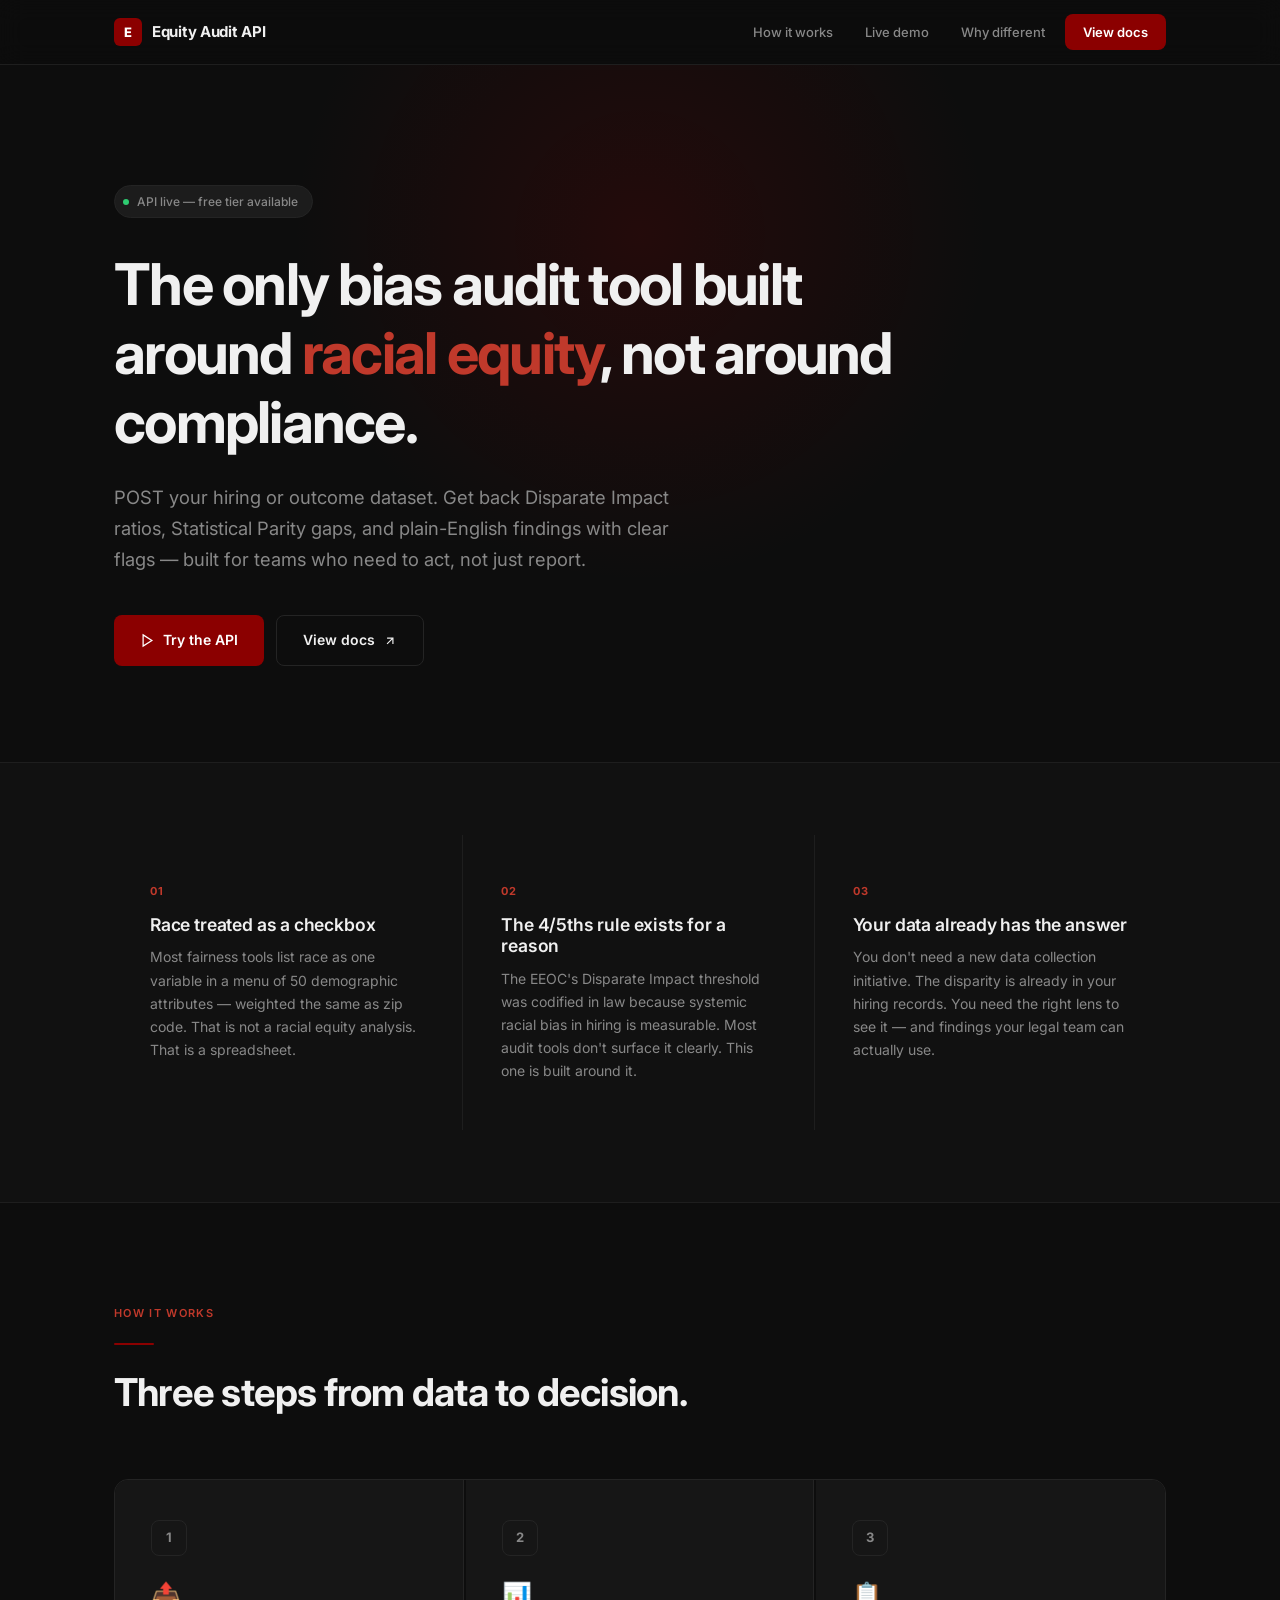
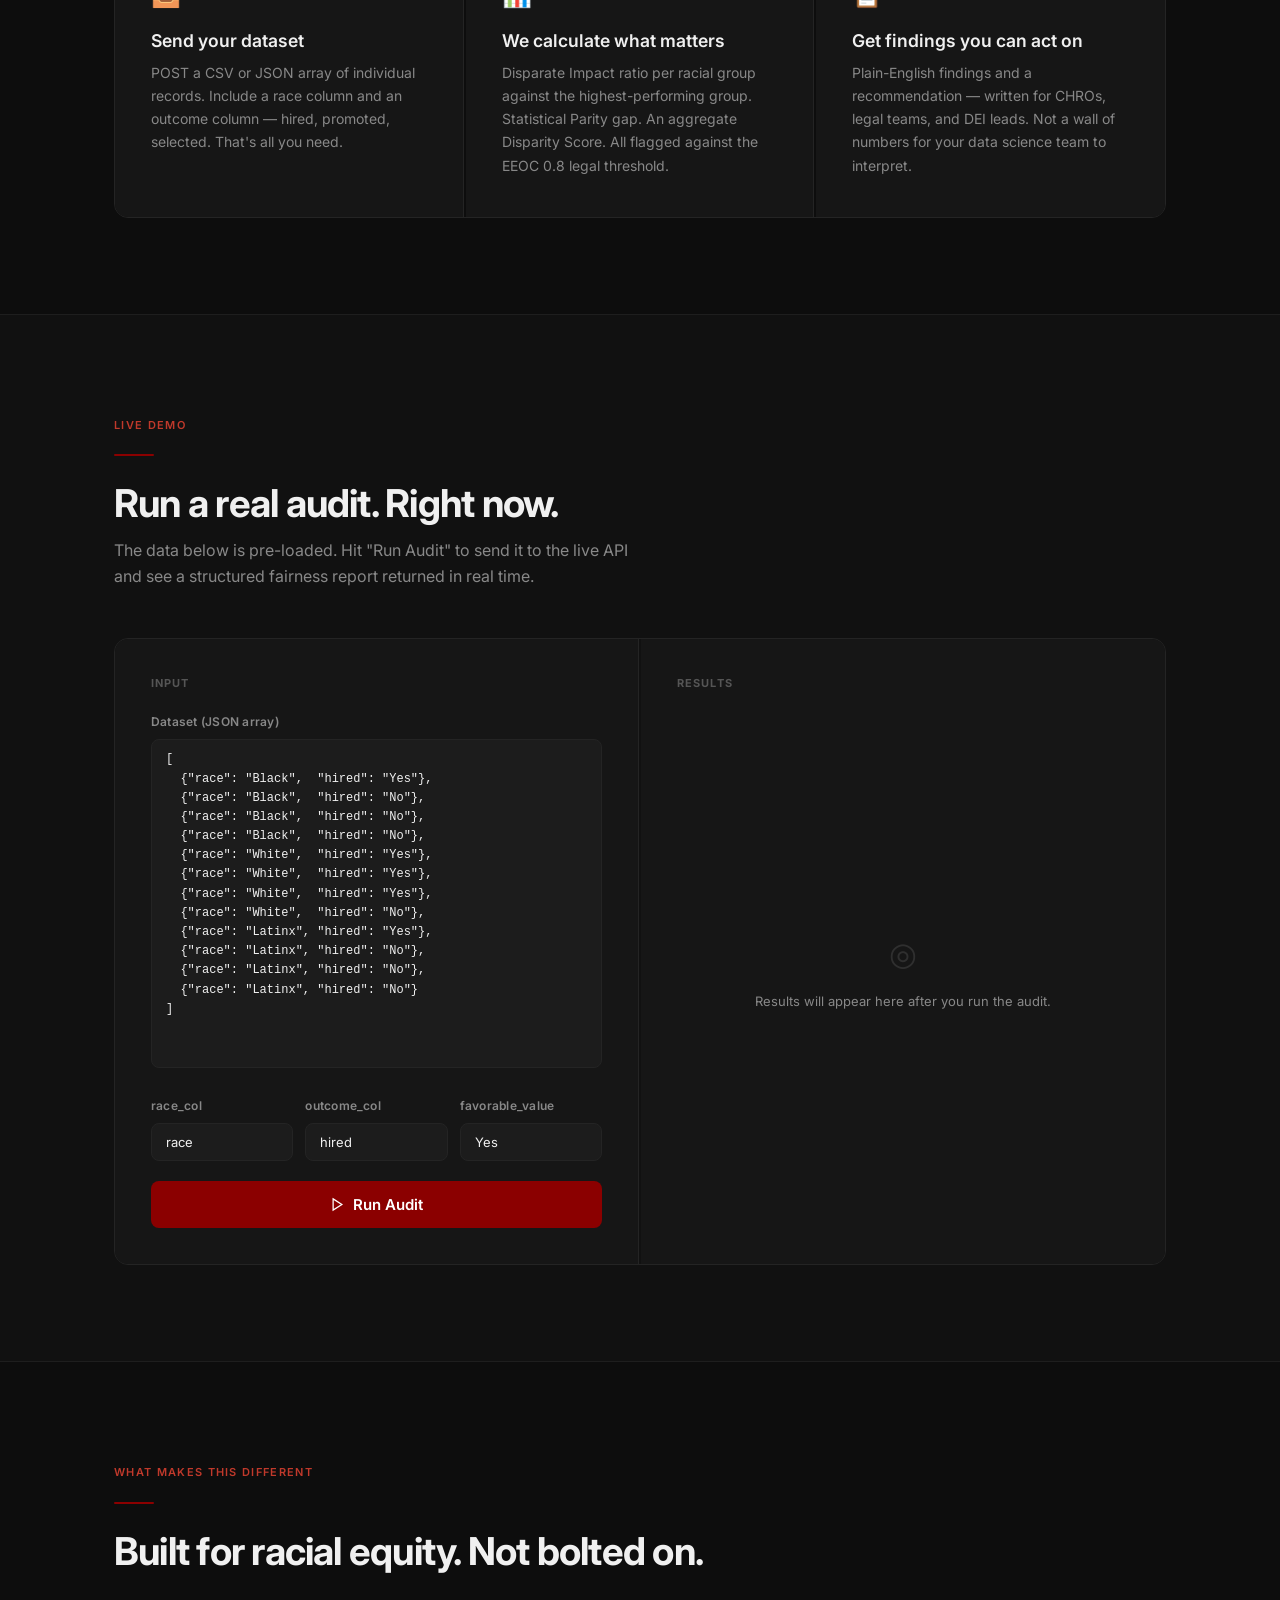
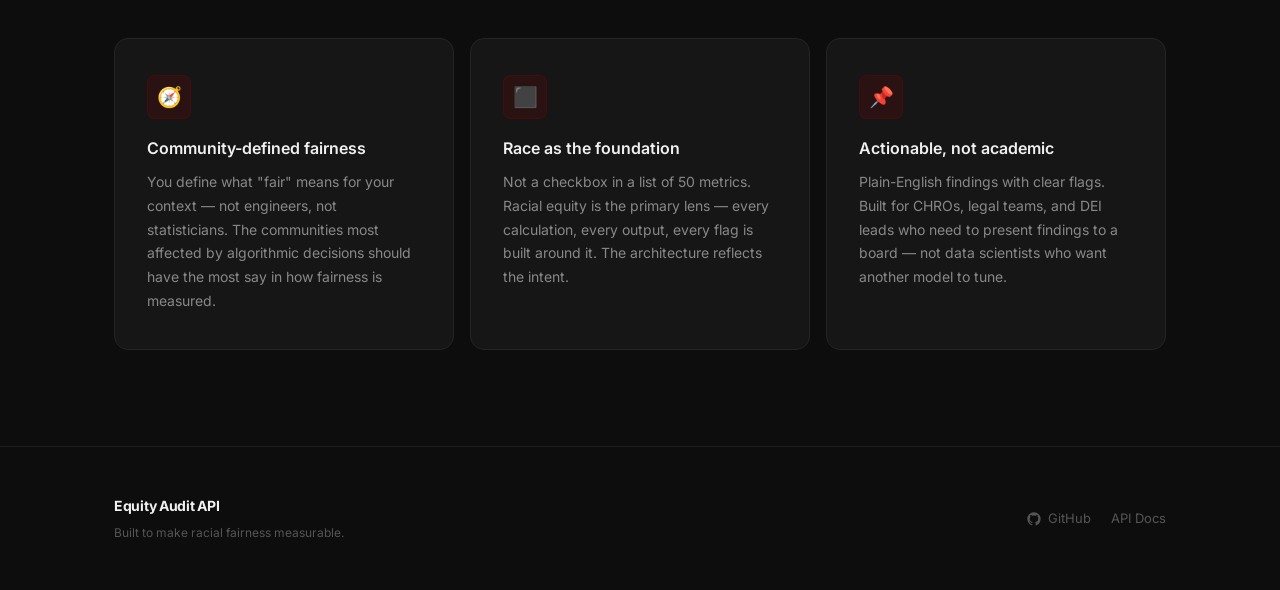
<file: landing/index.html>
<!DOCTYPE html>
<html lang="en">
<head>
  <meta charset="UTF-8" />
  <meta name="viewport" content="width=device-width, initial-scale=1.0" />
  <title>Equity Audit API — Racial Fairness as a Foundation</title>
  <meta name="description" content="The only bias audit tool built around racial equity, not around compliance. POST your hiring data, get back structured findings and recommendations your team can act on." />
  <link rel="preconnect" href="https://fonts.googleapis.com" />
  <link rel="preconnect" href="https://fonts.gstatic.com" crossorigin />
  <link href="https://fonts.googleapis.com/css2?family=Inter:wght@300;400;500;600;700;800&display=swap" rel="stylesheet" />
  <style>
    /* ─── Design tokens ─── */
    :root {
      --bg:          #0d0d0d;
      --bg-1:        #111111;
      --bg-2:        #161616;
      --bg-3:        #1c1c1c;
      --border:      #242424;
      --border-soft: #1e1e1e;
      --text:        #f0f0f0;
      --text-muted:  #888888;
      --text-dim:    #555555;
      --accent:      #8b0000;
      --accent-mid:  #a50000;
      --accent-bright: #c0392b;
      --accent-glow: rgba(139, 0, 0, 0.18);
      --accent-glow-strong: rgba(139, 0, 0, 0.35);
      --success:     #2ecc71;
      --warning:     #f39c12;
      --danger:      #c0392b;
      --radius:      8px;
      --radius-lg:   14px;
      --font:        'Inter', -apple-system, BlinkMacSystemFont, sans-serif;
      --max-w:       1100px;
      --transition:  0.2s ease;
    }

    /* ─── Reset ─── */
    *, *::before, *::after { box-sizing: border-box; margin: 0; padding: 0; }
    html { scroll-behavior: smooth; }
    body {
      background: var(--bg);
      color: var(--text);
      font-family: var(--font);
      font-size: 16px;
      line-height: 1.6;
      -webkit-font-smoothing: antialiased;
    }
    a { color: inherit; text-decoration: none; }
    ul { list-style: none; }
    img { display: block; max-width: 100%; }

    /* ─── Layout helpers ─── */
    .container {
      width: 100%;
      max-width: var(--max-w);
      margin: 0 auto;
      padding: 0 24px;
    }
    .section { padding: 96px 0; }
    .section--tight { padding: 72px 0; }

    /* ─── Typography ─── */
    .eyebrow {
      display: inline-block;
      font-size: 11px;
      font-weight: 600;
      letter-spacing: 0.12em;
      text-transform: uppercase;
      color: var(--accent-bright);
      margin-bottom: 20px;
    }
    h1, h2, h3 { line-height: 1.2; font-weight: 700; }
    h1 { font-size: clamp(2.2rem, 5vw, 3.6rem); letter-spacing: -0.03em; }
    h2 { font-size: clamp(1.6rem, 3.5vw, 2.4rem); letter-spacing: -0.02em; }
    h3 { font-size: 1.1rem; font-weight: 600; }
    p { color: var(--text-muted); }

    /* ─── Buttons ─── */
    .btn {
      display: inline-flex;
      align-items: center;
      gap: 8px;
      padding: 13px 26px;
      border-radius: var(--radius);
      font-family: var(--font);
      font-size: 14px;
      font-weight: 600;
      cursor: pointer;
      border: none;
      transition: background var(--transition), box-shadow var(--transition), transform var(--transition);
      text-decoration: none;
    }
    .btn:active { transform: translateY(1px); }

    .btn-primary {
      background: var(--accent);
      color: #fff;
    }
    .btn-primary:hover {
      background: var(--accent-mid);
      box-shadow: 0 0 20px var(--accent-glow-strong);
    }

    .btn-secondary {
      background: transparent;
      color: var(--text);
      border: 1px solid var(--border);
    }
    .btn-secondary:hover {
      border-color: #3a3a3a;
      background: var(--bg-3);
    }

    .btn-run {
      background: var(--accent);
      color: #fff;
      padding: 14px 32px;
      font-size: 15px;
      width: 100%;
      justify-content: center;
    }
    .btn-run:hover {
      background: var(--accent-mid);
      box-shadow: 0 0 24px var(--accent-glow-strong);
    }
    .btn-run:disabled {
      opacity: 0.5;
      cursor: not-allowed;
      transform: none;
    }

    /* ─── Nav ─── */
    .nav {
      position: sticky;
      top: 0;
      z-index: 100;
      border-bottom: 1px solid var(--border-soft);
      background: rgba(13, 13, 13, 0.92);
      backdrop-filter: blur(12px);
      -webkit-backdrop-filter: blur(12px);
    }
    .nav__inner {
      display: flex;
      align-items: center;
      justify-content: space-between;
      height: 64px;
    }
    .nav__logo {
      font-size: 15px;
      font-weight: 700;
      letter-spacing: -0.02em;
      display: flex;
      align-items: center;
      gap: 10px;
    }
    .nav__logo-mark {
      width: 28px;
      height: 28px;
      background: var(--accent);
      border-radius: 6px;
      display: flex;
      align-items: center;
      justify-content: center;
      font-size: 13px;
      font-weight: 800;
      color: #fff;
      flex-shrink: 0;
    }
    .nav__links {
      display: flex;
      align-items: center;
      gap: 8px;
    }
    .nav__link {
      font-size: 13px;
      font-weight: 500;
      color: var(--text-muted);
      padding: 6px 12px;
      border-radius: 6px;
      transition: color var(--transition), background var(--transition);
    }
    .nav__link:hover { color: var(--text); background: var(--bg-3); }
    .nav__cta {
      font-size: 13px;
      font-weight: 600;
      color: #fff;
      background: var(--accent);
      padding: 8px 18px;
      border-radius: var(--radius);
      transition: background var(--transition), box-shadow var(--transition);
    }
    .nav__cta:hover {
      background: var(--accent-mid);
      box-shadow: 0 0 16px var(--accent-glow-strong);
    }

    /* ─── Hero ─── */
    .hero {
      padding: 120px 0 96px;
      position: relative;
      overflow: hidden;
    }
    .hero::before {
      content: '';
      position: absolute;
      top: -180px;
      left: 50%;
      transform: translateX(-50%);
      width: 700px;
      height: 700px;
      background: radial-gradient(circle, var(--accent-glow) 0%, transparent 70%);
      pointer-events: none;
    }
    .hero__inner { position: relative; z-index: 1; max-width: 820px; }
    .hero__badge {
      display: inline-flex;
      align-items: center;
      gap: 8px;
      background: var(--bg-3);
      border: 1px solid var(--border);
      border-radius: 100px;
      padding: 6px 14px 6px 8px;
      font-size: 12px;
      font-weight: 500;
      color: var(--text-muted);
      margin-bottom: 32px;
    }
    .hero__badge-dot {
      width: 6px;
      height: 6px;
      background: var(--success);
      border-radius: 50%;
      animation: pulse-dot 2.4s ease-in-out infinite;
    }
    @keyframes pulse-dot {
      0%, 100% { opacity: 1; }
      50% { opacity: 0.3; }
    }
    .hero h1 {
      margin-bottom: 24px;
      color: var(--text);
    }
    .hero h1 em {
      font-style: normal;
      color: var(--accent-bright);
    }
    .hero__sub {
      font-size: 1.15rem;
      color: var(--text-muted);
      max-width: 580px;
      margin-bottom: 40px;
      line-height: 1.7;
    }
    .hero__actions {
      display: flex;
      gap: 12px;
      flex-wrap: wrap;
    }

    /* ─── Problem ─── */
    .problem { background: var(--bg-1); border-top: 1px solid var(--border-soft); border-bottom: 1px solid var(--border-soft); }
    .problem__grid {
      display: grid;
      grid-template-columns: repeat(auto-fit, minmax(280px, 1fr));
      gap: 2px;
    }
    .problem__item {
      padding: 48px 36px;
      border-right: 1px solid var(--border-soft);
    }
    .problem__item:last-child { border-right: none; }
    .problem__number {
      font-size: 11px;
      font-weight: 700;
      letter-spacing: 0.1em;
      color: var(--accent-bright);
      margin-bottom: 14px;
    }
    .problem__item h3 {
      font-size: 1.1rem;
      font-weight: 600;
      color: var(--text);
      margin-bottom: 10px;
      letter-spacing: -0.01em;
    }
    .problem__item p { font-size: 14px; line-height: 1.65; }

    /* ─── How it works ─── */
    .how__header { margin-bottom: 64px; }
    .how__steps {
      display: grid;
      grid-template-columns: repeat(auto-fit, minmax(280px, 1fr));
      gap: 2px;
      border: 1px solid var(--border);
      border-radius: var(--radius-lg);
      overflow: hidden;
    }
    .how__step {
      background: var(--bg-2);
      padding: 40px 36px;
      border-right: 1px solid var(--border);
      position: relative;
    }
    .how__step:last-child { border-right: none; }
    .how__step-num {
      width: 36px;
      height: 36px;
      border: 1px solid var(--border);
      border-radius: var(--radius);
      display: flex;
      align-items: center;
      justify-content: center;
      font-size: 13px;
      font-weight: 700;
      color: var(--text-muted);
      margin-bottom: 20px;
    }
    .how__step-icon {
      font-size: 24px;
      margin-bottom: 16px;
      display: block;
    }
    .how__step h3 {
      color: var(--text);
      margin-bottom: 10px;
    }
    .how__step p { font-size: 14px; line-height: 1.65; }

    /* ─── Demo ─── */
    .demo { background: var(--bg-1); border-top: 1px solid var(--border-soft); border-bottom: 1px solid var(--border-soft); }
    .demo__header { margin-bottom: 48px; }
    .demo__layout {
      display: grid;
      grid-template-columns: 1fr 1fr;
      gap: 2px;
      border: 1px solid var(--border);
      border-radius: var(--radius-lg);
      overflow: hidden;
    }
    .demo__input-panel,
    .demo__output-panel {
      background: var(--bg-2);
      padding: 36px;
    }
    .demo__input-panel { border-right: 1px solid var(--border); }
    .demo__panel-label {
      font-size: 11px;
      font-weight: 700;
      letter-spacing: 0.1em;
      text-transform: uppercase;
      color: var(--text-dim);
      margin-bottom: 20px;
    }

    .field-group { margin-bottom: 20px; }
    .field-group label {
      display: block;
      font-size: 12px;
      font-weight: 600;
      color: var(--text-muted);
      margin-bottom: 8px;
      letter-spacing: 0.02em;
    }
    .field-group input,
    .field-group textarea {
      width: 100%;
      background: var(--bg-3);
      border: 1px solid var(--border);
      border-radius: var(--radius);
      color: var(--text);
      font-family: var(--font);
      font-size: 13px;
      padding: 10px 14px;
      transition: border-color var(--transition);
      outline: none;
      resize: none;
    }
    .field-group input:focus,
    .field-group textarea:focus { border-color: var(--accent); }
    .field-group textarea { font-family: 'SF Mono', 'Fira Code', 'Cascadia Code', monospace; font-size: 12px; line-height: 1.6; }

    .field-row {
      display: grid;
      grid-template-columns: repeat(3, 1fr);
      gap: 12px;
    }

    /* Output panel */
    .demo__output-panel { display: flex; flex-direction: column; }
    .demo__placeholder {
      flex: 1;
      display: flex;
      flex-direction: column;
      align-items: center;
      justify-content: center;
      text-align: center;
      color: var(--text-dim);
      gap: 12px;
      padding: 40px 0;
    }
    .demo__placeholder-icon { font-size: 32px; opacity: 0.4; }
    .demo__placeholder p { font-size: 13px; }

    .demo__loading {
      flex: 1;
      display: none;
      flex-direction: column;
      align-items: center;
      justify-content: center;
      gap: 16px;
      color: var(--text-muted);
      font-size: 13px;
    }
    .spinner {
      width: 28px;
      height: 28px;
      border: 2px solid var(--border);
      border-top-color: var(--accent-bright);
      border-radius: 50%;
      animation: spin 0.7s linear infinite;
    }
    @keyframes spin { to { transform: rotate(360deg); } }

    .demo__results { display: none; }

    .result-section { margin-bottom: 28px; }
    .result-section:last-child { margin-bottom: 0; }
    .result-label {
      font-size: 10px;
      font-weight: 700;
      letter-spacing: 0.1em;
      text-transform: uppercase;
      color: var(--text-dim);
      margin-bottom: 12px;
    }

    .result-table {
      width: 100%;
      border-collapse: collapse;
      font-size: 12px;
    }
    .result-table th {
      text-align: left;
      padding: 8px 10px;
      background: var(--bg-3);
      color: var(--text-muted);
      font-weight: 600;
      font-size: 11px;
      letter-spacing: 0.04em;
      border-bottom: 1px solid var(--border);
    }
    .result-table td {
      padding: 8px 10px;
      border-bottom: 1px solid var(--border-soft);
      color: var(--text);
    }
    .result-table tr:last-child td { border-bottom: none; }
    .result-table tr.flagged td { background: rgba(139, 0, 0, 0.08); }
    .result-table tr.flagged td:first-child { border-left: 2px solid var(--accent-bright); }

    .badge {
      display: inline-block;
      padding: 2px 8px;
      border-radius: 4px;
      font-size: 10px;
      font-weight: 700;
      letter-spacing: 0.04em;
      text-transform: uppercase;
    }
    .badge-danger { background: rgba(192, 57, 43, 0.2); color: var(--danger); }
    .badge-ok { background: rgba(46, 204, 113, 0.15); color: var(--success); }

    .findings-list { padding-left: 0; }
    .findings-list li {
      font-size: 13px;
      color: var(--text-muted);
      padding: 6px 0 6px 18px;
      border-bottom: 1px solid var(--border-soft);
      position: relative;
      line-height: 1.55;
    }
    .findings-list li:last-child { border-bottom: none; }
    .findings-list li::before {
      content: '—';
      position: absolute;
      left: 0;
      color: var(--text-dim);
    }

    .recommendation-box {
      background: var(--bg-3);
      border: 1px solid var(--border);
      border-left: 3px solid var(--accent-bright);
      border-radius: var(--radius);
      padding: 14px 16px;
      font-size: 13px;
      color: var(--text-muted);
      line-height: 1.6;
    }

    .error-box {
      background: rgba(139, 0, 0, 0.08);
      border: 1px solid rgba(139, 0, 0, 0.3);
      border-radius: var(--radius);
      padding: 14px 16px;
      font-size: 13px;
      color: #e57373;
      line-height: 1.6;
      display: none;
    }

    /* ─── Differentiators ─── */
    .diff__header { margin-bottom: 64px; }
    .diff__cards {
      display: grid;
      grid-template-columns: repeat(auto-fit, minmax(290px, 1fr));
      gap: 16px;
    }
    .diff__card {
      background: var(--bg-2);
      border: 1px solid var(--border);
      border-radius: var(--radius-lg);
      padding: 36px 32px;
      transition: border-color var(--transition), transform var(--transition);
    }
    .diff__card:hover {
      border-color: #2e2e2e;
      transform: translateY(-2px);
    }
    .diff__card-icon {
      width: 44px;
      height: 44px;
      background: var(--accent-glow);
      border: 1px solid rgba(139, 0, 0, 0.25);
      border-radius: var(--radius);
      display: flex;
      align-items: center;
      justify-content: center;
      font-size: 20px;
      margin-bottom: 20px;
    }
    .diff__card h3 {
      color: var(--text);
      margin-bottom: 12px;
      font-size: 1rem;
    }
    .diff__card p { font-size: 14px; line-height: 1.7; }

    /* ─── Footer ─── */
    .footer {
      border-top: 1px solid var(--border-soft);
      padding: 48px 0;
    }
    .footer__inner {
      display: flex;
      align-items: center;
      justify-content: space-between;
      gap: 24px;
      flex-wrap: wrap;
    }
    .footer__left { display: flex; flex-direction: column; gap: 6px; }
    .footer__wordmark { font-size: 14px; font-weight: 700; letter-spacing: -0.02em; }
    .footer__tagline { font-size: 12px; color: var(--text-dim); }
    .footer__links { display: flex; align-items: center; gap: 20px; }
    .footer__link {
      font-size: 13px;
      color: var(--text-dim);
      display: flex;
      align-items: center;
      gap: 6px;
      transition: color var(--transition);
    }
    .footer__link:hover { color: var(--text-muted); }
    .footer__link svg { width: 16px; height: 16px; }

    /* ─── Divider ─── */
    .section-divider {
      width: 40px;
      height: 2px;
      background: var(--accent);
      border-radius: 2px;
      margin-bottom: 24px;
    }

    /* ─── Responsive ─── */
    @media (max-width: 768px) {
      .nav__links { display: none; }
      .hero { padding: 80px 0 64px; }
      .section { padding: 64px 0; }
      .problem__item { border-right: none; border-bottom: 1px solid var(--border-soft); }
      .problem__item:last-child { border-bottom: none; }
      .how__step { border-right: none; border-bottom: 1px solid var(--border); }
      .how__step:last-child { border-bottom: none; }
      .demo__layout { grid-template-columns: 1fr; }
      .demo__input-panel { border-right: none; border-bottom: 1px solid var(--border); }
      .field-row { grid-template-columns: 1fr; }
      .footer__inner { flex-direction: column; align-items: flex-start; }
    }

    @media (max-width: 480px) {
      .container { padding: 0 16px; }
      h1 { font-size: 2rem; }
    }
  </style>
</head>
<body>

  <!-- ─── Nav ─── -->
  <header class="nav">
    <div class="container">
      <div class="nav__inner">
        <a href="/" class="nav__logo">
          <div class="nav__logo-mark">E</div>
          <span>Equity Audit API</span>
        </a>
        <nav class="nav__links" aria-label="Main navigation">
          <a href="#how-it-works" class="nav__link">How it works</a>
          <a href="#demo" class="nav__link">Live demo</a>
          <a href="#why-different" class="nav__link">Why different</a>
          <a href="https://adaptive-racial-fairness-framework.onrender.com/docs" class="nav__cta" target="_blank" rel="noopener">View docs</a>
        </nav>
      </div>
    </div>
  </header>

  <main>

    <!-- ─── Hero ─── -->
    <section class="hero" aria-labelledby="hero-heading">
      <div class="container">
        <div class="hero__inner">
          <div class="hero__badge">
            <span class="hero__badge-dot" aria-hidden="true"></span>
            API live — free tier available
          </div>
          <h1 id="hero-heading">
            The only bias audit tool built around <em>racial equity</em>, not around compliance.
          </h1>
          <p class="hero__sub">
            POST your hiring or outcome dataset. Get back Disparate Impact ratios, Statistical Parity gaps, and plain-English findings with clear flags — built for teams who need to act, not just report.
          </p>
          <div class="hero__actions">
            <a href="#demo" class="btn btn-primary">
              <svg width="15" height="15" fill="none" stroke="currentColor" stroke-width="2" viewBox="0 0 24 24" aria-hidden="true"><polygon points="5,3 19,12 5,21"/></svg>
              Try the API
            </a>
            <a href="https://adaptive-racial-fairness-framework.onrender.com/docs" class="btn btn-secondary" target="_blank" rel="noopener">
              View docs
              <svg width="14" height="14" fill="none" stroke="currentColor" stroke-width="2" viewBox="0 0 24 24" aria-hidden="true"><path d="M7 17L17 7M7 7h10v10"/></svg>
            </a>
          </div>
        </div>
      </div>
    </section>

    <!-- ─── Problem ─── -->
    <section class="problem section--tight" aria-labelledby="problem-heading">
      <div class="container">
        <div class="problem__grid">
          <div class="problem__item">
            <div class="problem__number">01</div>
            <h3>Race treated as a checkbox</h3>
            <p>Most fairness tools list race as one variable in a menu of 50 demographic attributes — weighted the same as zip code. That is not a racial equity analysis. That is a spreadsheet.</p>
          </div>
          <div class="problem__item">
            <div class="problem__number">02</div>
            <h3>The 4/5ths rule exists for a reason</h3>
            <p>The EEOC's Disparate Impact threshold was codified in law because systemic racial bias in hiring is measurable. Most audit tools don't surface it clearly. This one is built around it.</p>
          </div>
          <div class="problem__item">
            <div class="problem__number">03</div>
            <h3>Your data already has the answer</h3>
            <p>You don't need a new data collection initiative. The disparity is already in your hiring records. You need the right lens to see it — and findings your legal team can actually use.</p>
          </div>
        </div>
      </div>
    </section>

    <!-- ─── How it works ─── -->
    <section class="section" id="how-it-works" aria-labelledby="how-heading">
      <div class="container">
        <div class="how__header">
          <span class="eyebrow">How it works</span>
          <div class="section-divider"></div>
          <h2 id="how-heading">Three steps from data to decision.</h2>
        </div>
        <div class="how__steps" role="list">
          <div class="how__step" role="listitem">
            <div class="how__step-num" aria-hidden="true">1</div>
            <span class="how__step-icon" aria-hidden="true">📤</span>
            <h3>Send your dataset</h3>
            <p>POST a CSV or JSON array of individual records. Include a race column and an outcome column — hired, promoted, selected. That's all you need.</p>
          </div>
          <div class="how__step" role="listitem">
            <div class="how__step-num" aria-hidden="true">2</div>
            <span class="how__step-icon" aria-hidden="true">📊</span>
            <h3>We calculate what matters</h3>
            <p>Disparate Impact ratio per racial group against the highest-performing group. Statistical Parity gap. An aggregate Disparity Score. All flagged against the EEOC 0.8 legal threshold.</p>
          </div>
          <div class="how__step" role="listitem">
            <div class="how__step-num" aria-hidden="true">3</div>
            <span class="how__step-icon" aria-hidden="true">📋</span>
            <h3>Get findings you can act on</h3>
            <p>Plain-English findings and a recommendation — written for CHROs, legal teams, and DEI leads. Not a wall of numbers for your data science team to interpret.</p>
          </div>
        </div>
      </div>
    </section>

    <!-- ─── Live Demo ─── -->
    <section class="demo section" id="demo" aria-labelledby="demo-heading">
      <div class="container">
        <div class="demo__header">
          <span class="eyebrow">Live demo</span>
          <div class="section-divider"></div>
          <h2 id="demo-heading">Run a real audit. Right now.</h2>
          <p style="margin-top: 12px; max-width: 520px;">The data below is pre-loaded. Hit "Run Audit" to send it to the live API and see a structured fairness report returned in real time.</p>
        </div>

        <div class="demo__layout">
          <!-- Input panel -->
          <div class="demo__input-panel">
            <div class="demo__panel-label">Input</div>

            <div class="field-group">
              <label for="demo-data">Dataset (JSON array)</label>
              <textarea id="demo-data" rows="16" spellcheck="false" aria-label="JSON dataset input">[
  {"race": "Black",  "hired": "Yes"},
  {"race": "Black",  "hired": "No"},
  {"race": "Black",  "hired": "No"},
  {"race": "Black",  "hired": "No"},
  {"race": "White",  "hired": "Yes"},
  {"race": "White",  "hired": "Yes"},
  {"race": "White",  "hired": "Yes"},
  {"race": "White",  "hired": "No"},
  {"race": "Latinx", "hired": "Yes"},
  {"race": "Latinx", "hired": "No"},
  {"race": "Latinx", "hired": "No"},
  {"race": "Latinx", "hired": "No"}
]</textarea>
            </div>

            <div class="field-row">
              <div class="field-group">
                <label for="demo-race-col">race_col</label>
                <input type="text" id="demo-race-col" value="race" autocomplete="off" />
              </div>
              <div class="field-group">
                <label for="demo-outcome-col">outcome_col</label>
                <input type="text" id="demo-outcome-col" value="hired" autocomplete="off" />
              </div>
              <div class="field-group">
                <label for="demo-favorable">favorable_value</label>
                <input type="text" id="demo-favorable" value="Yes" autocomplete="off" />
              </div>
            </div>

            <button class="btn btn-run" id="demo-btn" type="button">
              <svg width="15" height="15" fill="none" stroke="currentColor" stroke-width="2" viewBox="0 0 24 24" aria-hidden="true"><polygon points="5,3 19,12 5,21"/></svg>
              Run Audit
            </button>
          </div>

          <!-- Output panel -->
          <div class="demo__output-panel" id="demo-output-panel">
            <div class="demo__panel-label">Results</div>

            <div class="demo__placeholder" id="demo-placeholder" aria-live="polite">
              <div class="demo__placeholder-icon" aria-hidden="true">◎</div>
              <p>Results will appear here after you run the audit.</p>
            </div>

            <div class="demo__loading" id="demo-loading" aria-live="polite" aria-label="Loading audit results">
              <div class="spinner" role="status" aria-hidden="true"></div>
              <span id="loading-msg">Running audit…</span>
            </div>

            <div class="error-box" id="demo-error" role="alert"></div>

            <div class="demo__results" id="demo-results" aria-live="polite">
              <!-- Populated by JS -->
            </div>
          </div>
        </div>
      </div>
    </section>

    <!-- ─── Why different ─── -->
    <section class="section" id="why-different" aria-labelledby="diff-heading">
      <div class="container">
        <div class="diff__header">
          <span class="eyebrow">What makes this different</span>
          <div class="section-divider"></div>
          <h2 id="diff-heading">Built for racial equity. Not bolted on.</h2>
        </div>
        <div class="diff__cards">
          <div class="diff__card">
            <div class="diff__card-icon" aria-hidden="true">🧭</div>
            <h3>Community-defined fairness</h3>
            <p>You define what "fair" means for your context — not engineers, not statisticians. The communities most affected by algorithmic decisions should have the most say in how fairness is measured.</p>
          </div>
          <div class="diff__card">
            <div class="diff__card-icon" aria-hidden="true">⬛</div>
            <h3>Race as the foundation</h3>
            <p>Not a checkbox in a list of 50 metrics. Racial equity is the primary lens — every calculation, every output, every flag is built around it. The architecture reflects the intent.</p>
          </div>
          <div class="diff__card">
            <div class="diff__card-icon" aria-hidden="true">📌</div>
            <h3>Actionable, not academic</h3>
            <p>Plain-English findings with clear flags. Built for CHROs, legal teams, and DEI leads who need to present findings to a board — not data scientists who want another model to tune.</p>
          </div>
        </div>
      </div>
    </section>

  </main>

  <!-- ─── Footer ─── -->
  <footer class="footer">
    <div class="container">
      <div class="footer__inner">
        <div class="footer__left">
          <span class="footer__wordmark">Equity Audit API</span>
          <span class="footer__tagline">Built to make racial fairness measurable.</span>
        </div>
        <div class="footer__links">
          <a href="https://github.com/MattJaxson/adaptive-racial-fairness-framework" class="footer__link" target="_blank" rel="noopener" aria-label="View source on GitHub">
            <svg viewBox="0 0 24 24" fill="currentColor" aria-hidden="true">
              <path d="M12 2C6.477 2 2 6.484 2 12.021c0 4.428 2.865 8.184 6.839 9.504.5.092.682-.217.682-.482 0-.237-.009-.868-.013-1.703-2.782.605-3.369-1.342-3.369-1.342-.454-1.155-1.11-1.463-1.11-1.463-.908-.62.069-.608.069-.608 1.003.07 1.531 1.031 1.531 1.031.892 1.529 2.341 1.088 2.91.832.092-.647.35-1.088.636-1.338-2.22-.253-4.555-1.113-4.555-4.951 0-1.093.39-1.988 1.029-2.688-.103-.253-.446-1.272.098-2.65 0 0 .84-.27 2.75 1.026A9.564 9.564 0 0112 6.844a9.59 9.59 0 012.504.337c1.909-1.296 2.747-1.026 2.747-1.026.546 1.378.203 2.397.1 2.65.64.7 1.028 1.595 1.028 2.688 0 3.848-2.338 4.695-4.566 4.943.359.309.678.919.678 1.852 0 1.336-.012 2.415-.012 2.743 0 .267.18.578.688.48C19.138 20.2 22 16.447 22 12.021 22 6.484 17.523 2 12 2z"/>
            </svg>
            GitHub
          </a>
          <a href="https://adaptive-racial-fairness-framework.onrender.com/docs" class="footer__link" target="_blank" rel="noopener">
            API Docs
          </a>
        </div>
      </div>
    </div>
  </footer>

  <!-- ─── Demo JS ─── -->
  <script>
    (function () {
      'use strict';

      const API_BASE = 'https://adaptive-racial-fairness-framework.onrender.com';
      const API_KEY  = 'dev-key-12345';
      const TIMEOUT_MS = 30000;

      const btn         = document.getElementById('demo-btn');
      const placeholder = document.getElementById('demo-placeholder');
      const loading     = document.getElementById('demo-loading');
      const errorBox    = document.getElementById('demo-error');
      const results     = document.getElementById('demo-results');

      function setState(state) {
        placeholder.style.display = state === 'idle'    ? 'flex'  : 'none';
        loading.style.display     = state === 'loading' ? 'flex'  : 'none';
        errorBox.style.display    = state === 'error'   ? 'block' : 'none';
        results.style.display     = state === 'results' ? 'block' : 'none';
      }

      function fmt(n) {
        if (n === null || n === undefined) return '—';
        if (typeof n === 'number') return n.toFixed(3);
        return String(n);
      }

      function pct(n) {
        if (n === null || n === undefined) return '—';
        return (n * 100).toFixed(1) + '%';
      }

      function renderResults(data) {
        // Normalise: the API may return data nested under a key or flat
        const groups   = data.groups || data.group_results || data.results || null;
        const findings = data.findings || data.plain_english_findings || [];
        const rec      = data.recommendation || data.recommendation_text || '';
        const flagged  = data.flagged_groups || [];

        let html = '';

        // ── Group outcome table ──
        if (groups && (Array.isArray(groups) || typeof groups === 'object')) {
          const rows = Array.isArray(groups) ? groups : Object.entries(groups).map(([k, v]) => ({ group: k, ...v }));
          if (rows.length > 0) {
            html += `<div class="result-section">
              <div class="result-label">Group outcomes</div>
              <table class="result-table" aria-label="Group outcome results">
                <thead>
                  <tr>
                    <th>Group</th>
                    <th>Selection rate</th>
                    <th>Disparate impact</th>
                    <th>Stat. parity gap</th>
                    <th>Status</th>
                  </tr>
                </thead>
                <tbody>`;

            rows.forEach(row => {
              const group = row.group || row.race || row.name || '—';
              const isFlagged = flagged.includes(group) || row.flagged === true || (row.disparate_impact !== undefined && row.disparate_impact !== null && row.disparate_impact < 0.8);
              const di   = row.disparate_impact   !== undefined ? row.disparate_impact   : row.di;
              const sp   = row.statistical_parity_gap !== undefined ? row.statistical_parity_gap : (row.stat_parity_gap !== undefined ? row.stat_parity_gap : row.parity_gap);
              const rate = row.selection_rate      !== undefined ? row.selection_rate      : row.rate;

              html += `<tr${isFlagged ? ' class="flagged"' : ''}>
                <td>${escHtml(String(group))}</td>
                <td>${pct(rate)}</td>
                <td>${fmt(di)}</td>
                <td>${fmt(sp)}</td>
                <td>${isFlagged
                  ? '<span class="badge badge-danger">Flagged</span>'
                  : '<span class="badge badge-ok">Pass</span>'}</td>
              </tr>`;
            });

            html += `</tbody></table></div>`;
          }
        }

        // ── Findings ──
        const findingsList = Array.isArray(findings) ? findings : (findings ? [findings] : []);
        if (findingsList.length > 0) {
          html += `<div class="result-section">
            <div class="result-label">Findings</div>
            <ul class="findings-list" aria-label="Audit findings">`;
          findingsList.forEach(f => {
            html += `<li>${escHtml(String(f))}</li>`;
          });
          html += `</ul></div>`;
        }

        // ── Recommendation ──
        if (rec) {
          html += `<div class="result-section">
            <div class="result-label">Recommendation</div>
            <div class="recommendation-box" role="note">${escHtml(String(rec))}</div>
          </div>`;
        }

        // ── Fallback: raw JSON if nothing structured was found ──
        if (!html) {
          html = `<div class="result-section">
            <div class="result-label">Raw response</div>
            <pre style="font-size:11px;color:var(--text-muted);white-space:pre-wrap;word-break:break-word;">${escHtml(JSON.stringify(data, null, 2))}</pre>
          </div>`;
        }

        results.innerHTML = html;
        setState('results');
      }

      function escHtml(str) {
        return str
          .replace(/&/g, '&amp;')
          .replace(/</g, '&lt;')
          .replace(/>/g, '&gt;')
          .replace(/"/g, '&quot;')
          .replace(/'/g, '&#39;');
      }

      function showError(msg) {
        errorBox.textContent = msg;
        setState('error');
      }

      function setLoadingMsg(msg) {
        document.getElementById('loading-msg').textContent = msg;
      }

      async function pingUntilAlive(maxWaitMs) {
        const deadline = Date.now() + maxWaitMs;
        while (Date.now() < deadline) {
          try {
            const res = await fetch(`${API_BASE}/health`, { method: 'GET' });
            if (res.ok) return true;
          } catch (_) { /* still waking */ }
          await new Promise(r => setTimeout(r, 2000));
        }
        return false;
      }

      async function fetchAudit(body) {
        const controller = new AbortController();
        const timer = setTimeout(() => controller.abort(), TIMEOUT_MS);
        try {
          const res = await fetch(`${API_BASE}/audit`, {
            method:  'POST',
            headers: { 'Content-Type': 'application/json', 'X-API-Key': API_KEY },
            body:    JSON.stringify(body),
            signal:  controller.signal
          });
          clearTimeout(timer);
          return res;
        } catch (err) {
          clearTimeout(timer);
          throw err;
        }
      }

      async function runAudit() {
        const rawData    = document.getElementById('demo-data').value.trim();
        const raceCol    = document.getElementById('demo-race-col').value.trim() || 'race';
        const outcomeCol = document.getElementById('demo-outcome-col').value.trim() || 'hired';
        const favorable  = document.getElementById('demo-favorable').value.trim() || 'Yes';

        let parsed;
        try {
          parsed = JSON.parse(rawData);
        } catch (e) {
          showError('Invalid JSON — please check your dataset and try again.');
          return;
        }

        setState('loading');
        setLoadingMsg('Running audit…');
        btn.disabled = true;

        const body = {
          data:            parsed,
          race_col:        raceCol,
          outcome_col:     outcomeCol,
          favorable_value: favorable
        };

        try {
          let res;
          try {
            res = await fetchAudit(body);
          } catch (firstErr) {
            // Connection reset or network error — API may be cold-starting on Render free tier.
            // Ping /health until it responds, then retry once.
            if (firstErr.name === 'AbortError') {
              showError('Request timed out. The API may be waking up — please try again in a moment.');
              return;
            }
            setLoadingMsg('API is warming up — please wait…');
            const alive = await pingUntilAlive(60000);
            if (!alive) {
              showError('Could not reach the API after 60 seconds. Please try again shortly.');
              return;
            }
            setLoadingMsg('Running audit…');
            try {
              res = await fetchAudit(body);
            } catch (secondErr) {
              if (secondErr.name === 'AbortError') {
                showError('Request timed out. The API may be waking up — please try again in a moment.');
              } else {
                showError(`Network error: ${secondErr.message || 'Could not reach the API.'}`);
              }
              return;
            }
          }

          if (!res.ok) {
            let detail = `HTTP ${res.status}`;
            try {
              const errJson = await res.json();
              detail = errJson.detail || errJson.message || errJson.error || detail;
            } catch (_) { /* ignore */ }
            showError(`API error: ${detail}`);
            return;
          }

          const data = await res.json();
          renderResults(data);

        } catch (err) {
          if (err.name === 'AbortError') {
            showError('Request timed out. The API may be waking up — please try again in a moment.');
          } else {
            showError(`Network error: ${err.message || 'Could not reach the API.'}`);
          }
        } finally {
          btn.disabled = false;
        }
      }

      btn.addEventListener('click', runAudit);
    })();
  </script>

</body>
</html>
</file>
